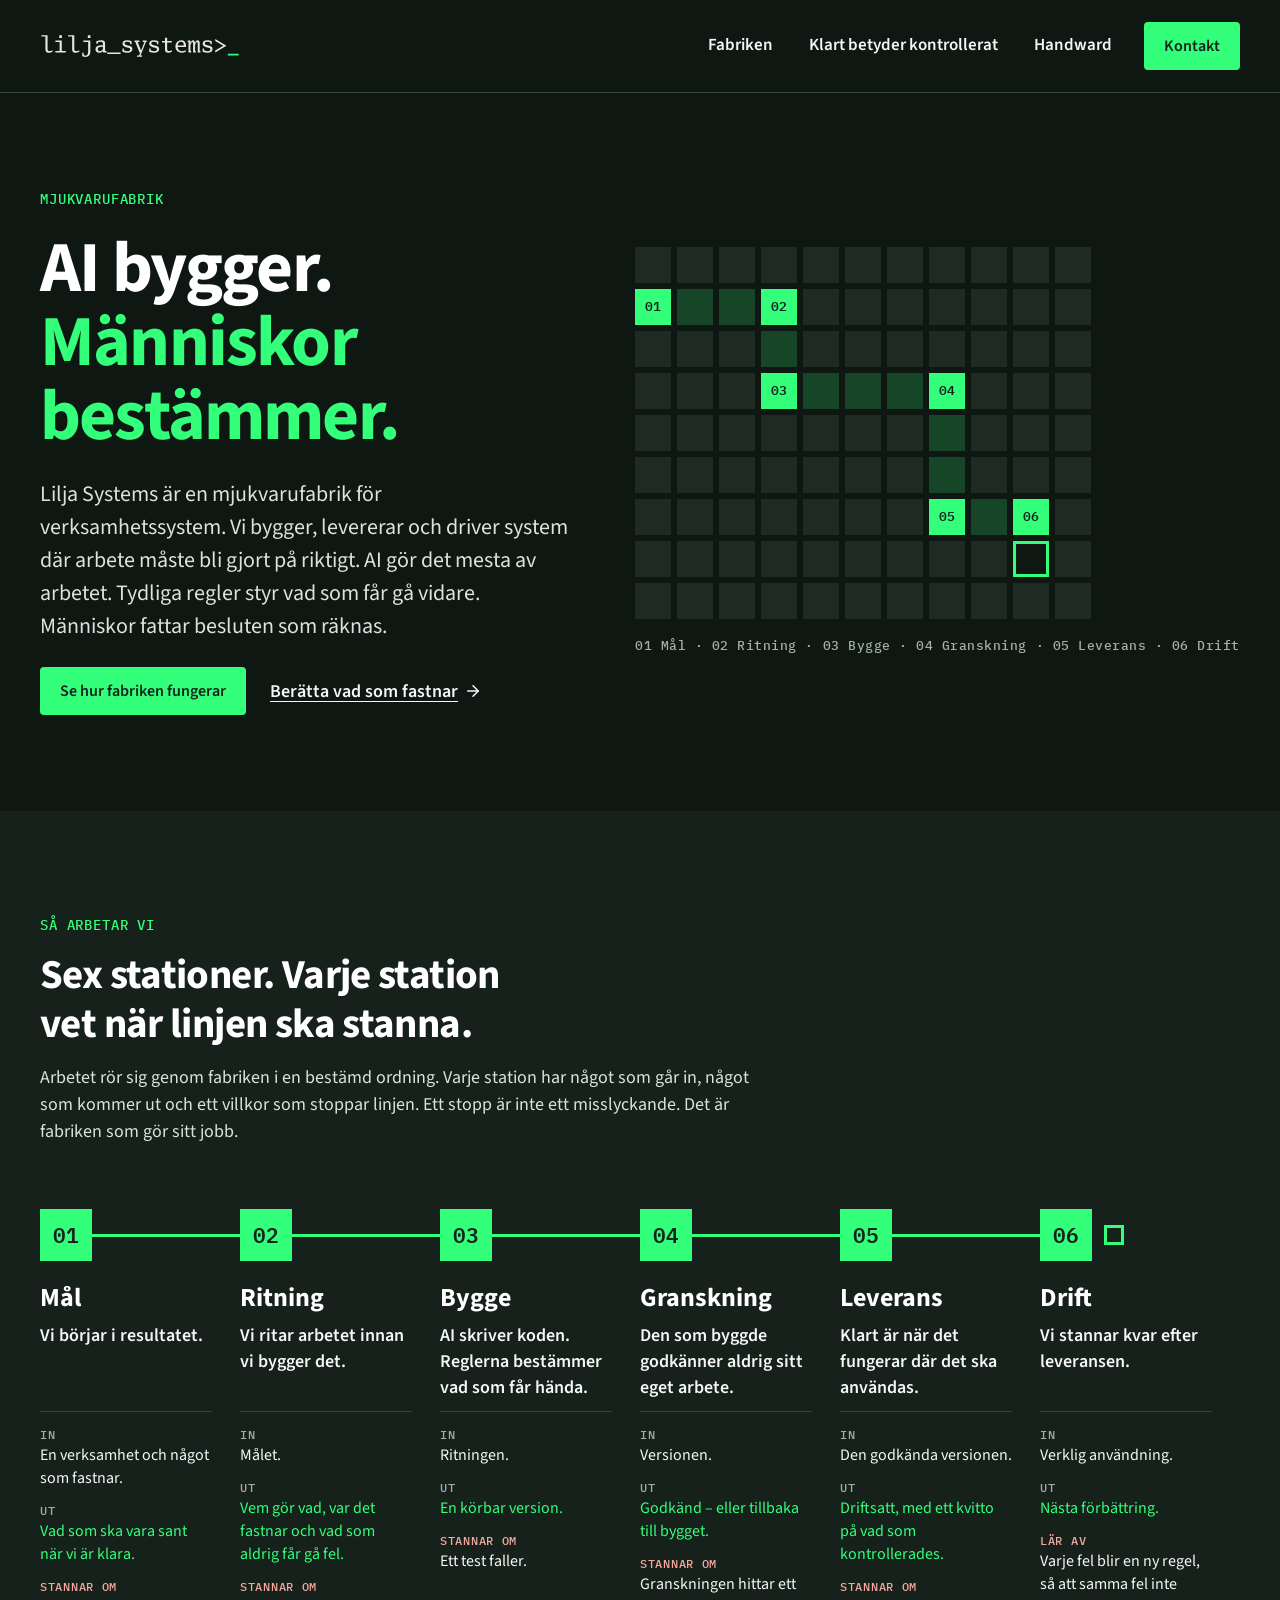
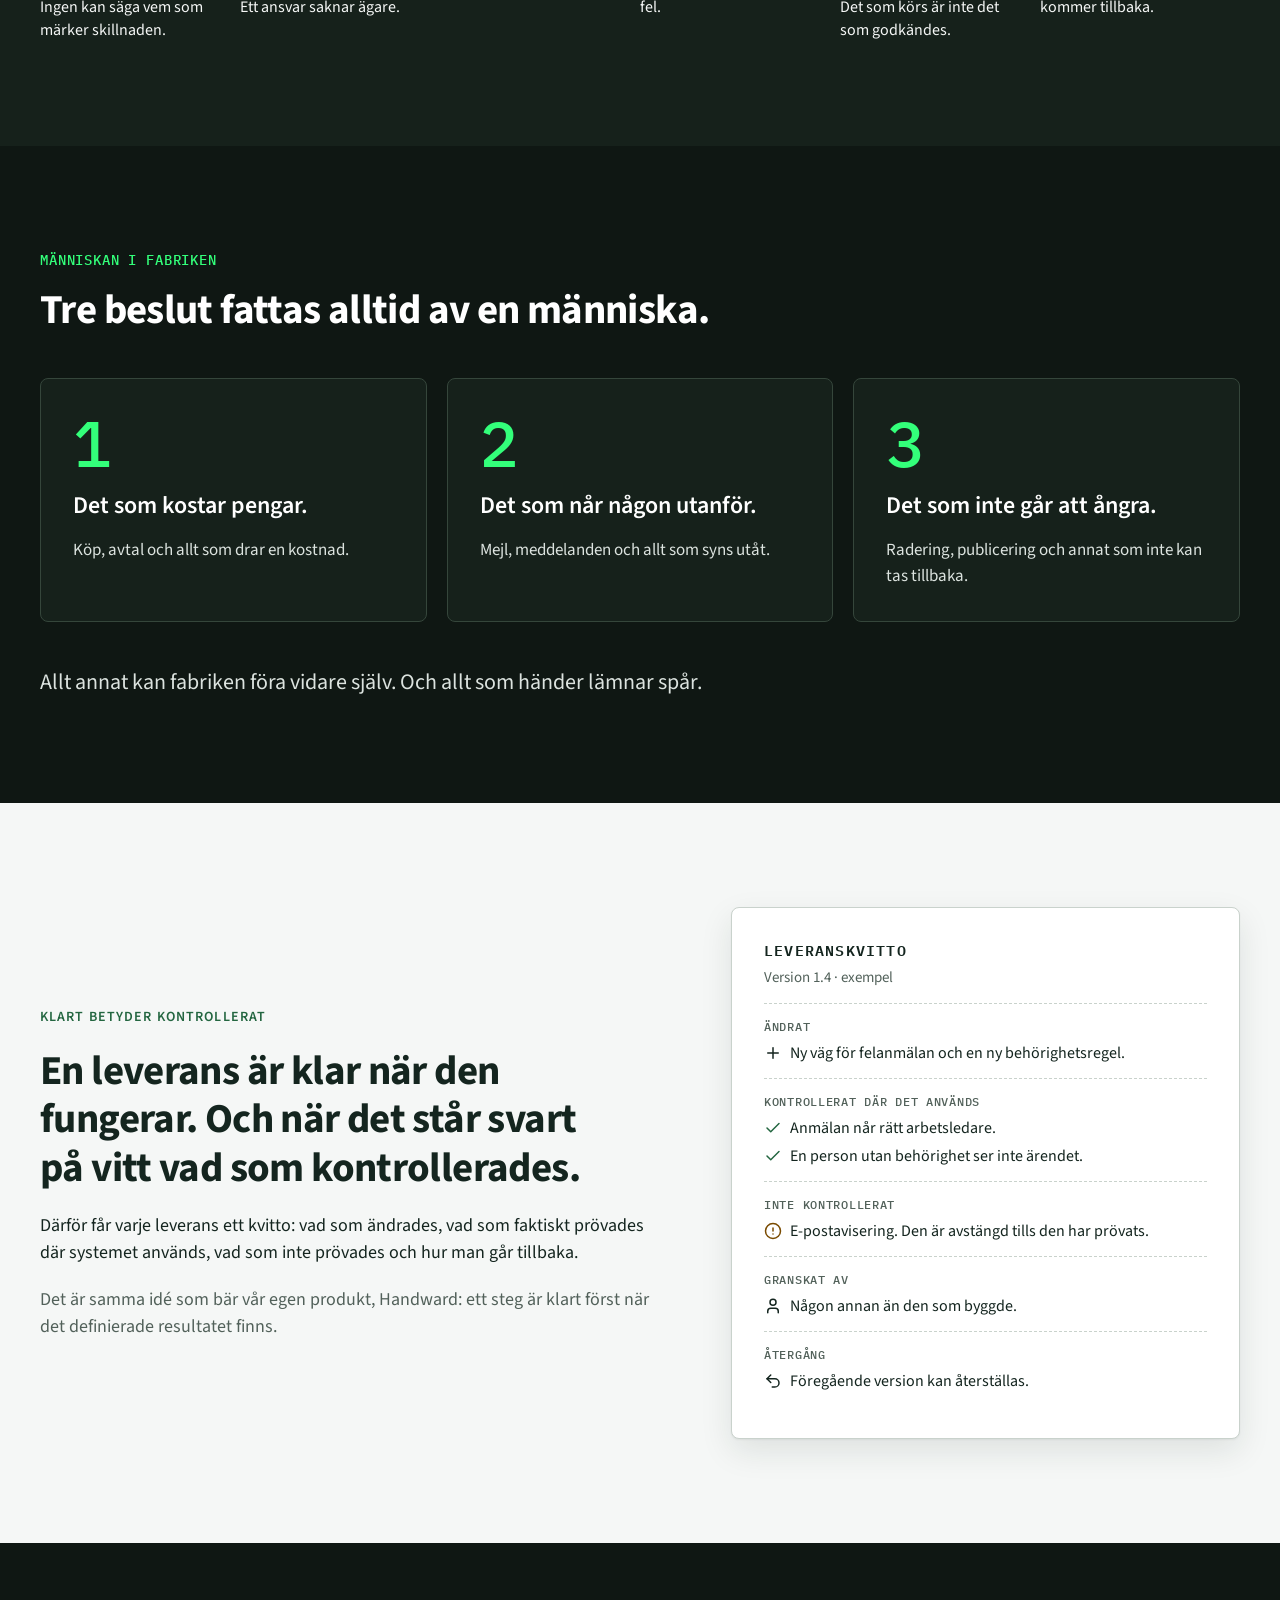
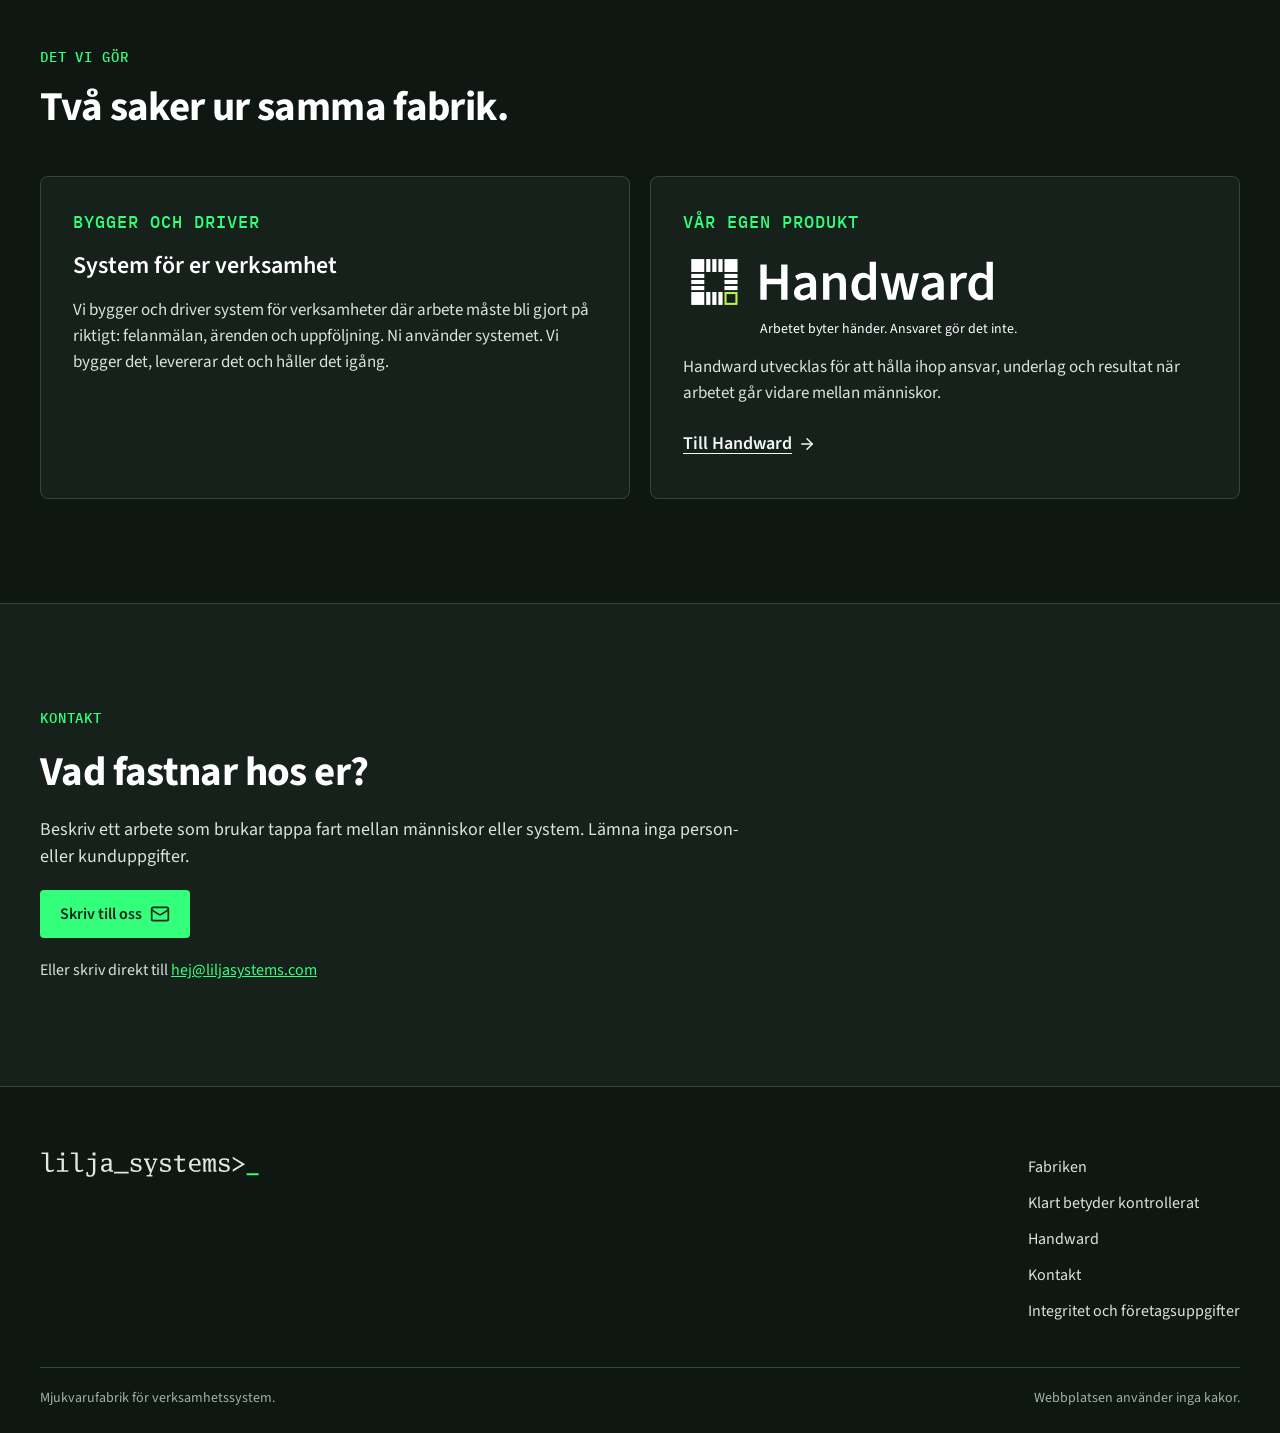
<file: index.html>
<!doctype html>
<html lang="sv">
<head>
<meta charset="utf-8">
<meta name="viewport" content="width=device-width, initial-scale=1">
<title>Lilja Systems – AI bygger. Människor bestämmer.</title>
<meta name="description" content="Lilja Systems är en mjukvarufabrik för verksamhetssystem. Vi bygger, levererar och driver system där arbete måste bli gjort på riktigt.">
<link rel="icon" href="assets/favicon.svg" type="image/svg+xml">
<link rel="icon" href="assets/favicon-32.png" sizes="32x32" type="image/png">
<link rel="apple-touch-icon" href="assets/apple-touch-icon.png">
<link rel="stylesheet" href="assets/liljasystems.css">
</head>
<body>
<a class="skip" href="#main">Hoppa till innehållet</a>
<header class="top"><div class="wrap top-in">
<a class="brand" href="./" aria-label="Lilja Systems, startsida"><img src="assets/lilja-systems-logo-light.svg" alt="Lilja Systems" width="200" height="24"></a>
<nav class="nav" aria-label="Huvudmeny"><a href="#fabriken">Fabriken</a><a href="#kvitto">Klart betyder kontrollerat</a><a href="#handward">Handward</a><a class="btn" href="#kontakt">Kontakt</a></nav>
<details class="menu"><summary aria-label="Meny"><svg xmlns="http://www.w3.org/2000/svg" width="22" height="22" viewBox="0 0 24 24" fill="none" stroke="currentColor" stroke-width="2" stroke-linecap="round" stroke-linejoin="round" aria-hidden="true" focusable="false"><line x1="4" x2="20" y1="12" y2="12"></line><line x1="4" x2="20" y1="6" y2="6"></line><line x1="4" x2="20" y1="18" y2="18"></line></svg></summary><nav aria-label="Meny"><a href="#fabriken">Fabriken</a><a href="#kvitto">Klart betyder kontrollerat</a><a href="#handward">Handward</a><a href="#kontakt">Kontakt</a></nav></details>
</div></header>
<main id="main">
<section class="sec hero" id="top" aria-labelledby="ls-hero"><div class="wrap hero-grid">
<div class="stack-24"><p class="mono-label">Mjukvarufabrik</p>
<h1 class="display" id="ls-hero">AI bygger.<span>Människor bestämmer.</span></h1>
<p class="lead measure">Lilja Systems är en mjukvarufabrik för verksamhetssystem. Vi bygger, levererar och driver system där arbete måste bli gjort på riktigt. AI gör det mesta av arbetet. Tydliga regler styr vad som får gå vidare. Människor fattar besluten som räknas.</p>
<div class="row"><a class="btn btn--block-sm" href="#fabriken">Se hur fabriken fungerar</a><a class="link" href="#kontakt">Berätta vad som fastnar<svg xmlns="http://www.w3.org/2000/svg" width="18" height="18" viewBox="0 0 24 24" fill="none" stroke="currentColor" stroke-width="2" stroke-linecap="round" stroke-linejoin="round" aria-hidden="true" focusable="false"><path d="M5 12h14"></path><path d="m12 5 7 7-7 7"></path></svg></a></div></div>
<div class="floor-wrap"><div class="floor" aria-hidden="true"><span></span><span></span><span></span><span></span><span></span><span></span><span></span><span></span><span></span><span></span><span></span><span class="st">01</span><span class="path"></span><span class="path"></span><span class="st">02</span><span></span><span></span><span></span><span></span><span></span><span></span><span></span><span></span><span></span><span></span><span class="path"></span><span></span><span></span><span></span><span></span><span></span><span></span><span></span><span></span><span></span><span></span><span class="st">03</span><span class="path"></span><span class="path"></span><span class="path"></span><span class="st">04</span><span></span><span></span><span></span><span></span><span></span><span></span><span></span><span></span><span></span><span></span><span class="path"></span><span></span><span></span><span></span><span></span><span></span><span></span><span></span><span></span><span></span><span></span><span class="path"></span><span></span><span></span><span></span><span></span><span></span><span></span><span></span><span></span><span></span><span></span><span class="st">05</span><span class="path"></span><span class="st">06</span><span></span><span></span><span></span><span></span><span></span><span></span><span></span><span></span><span></span><span></span><span class="goal"></span><span></span><span></span><span></span><span></span><span></span><span></span><span></span><span></span><span></span><span></span><span></span><span></span></div><p class="floor-legend">01 Mål · 02 Ritning · 03 Bygge · 04 Granskning · 05 Leverans · 06 Drift</p></div>
</div></section>
<section class="sec sec--alt" id="fabriken" aria-labelledby="fab-title"><div class="wrap sec-in" style="gap:64px">
<div class="stack"><p class="mono-label">Så arbetar vi</p><h2 class="h2" id="fab-title" style="max-width:880px">Sex stationer. Varje station vet när linjen ska stanna.</h2>
<p class="measure dim">Arbetet rör sig genom fabriken i en bestämd ordning. Varje station har något som går in, något som kommer ut och ett villkor som stoppar linjen. Ett stopp är inte ett misslyckande. Det är fabriken som gör sitt jobb.</p></div>
<ol class="line"><li><div class="line-row"><span class="sq">01</span><span class="ln"></span></div>
<div class="st-body"><h3>Mål</h3><p class="st-line">Vi börjar i resultatet.</p>
<dl><div><dt>In</dt><dd>En verksamhet och något som fastnar.</dd></div><div><dt>Ut</dt><dd class="out">Vad som ska vara sant när vi är klara.</dd></div><div><dt class="stop">Stannar om</dt><dd>Ingen kan säga vem som märker skillnaden.</dd></div></dl></div></li><li><div class="line-row"><span class="sq">02</span><span class="ln"></span></div>
<div class="st-body"><h3>Ritning</h3><p class="st-line">Vi ritar arbetet innan vi bygger det.</p>
<dl><div><dt>In</dt><dd>Målet.</dd></div><div><dt>Ut</dt><dd class="out">Vem gör vad, var det fastnar och vad som aldrig får gå fel.</dd></div><div><dt class="stop">Stannar om</dt><dd>Ett ansvar saknar ägare.</dd></div></dl></div></li><li><div class="line-row"><span class="sq">03</span><span class="ln"></span></div>
<div class="st-body"><h3>Bygge</h3><p class="st-line">AI skriver koden. Reglerna bestämmer vad som får hända.</p>
<dl><div><dt>In</dt><dd>Ritningen.</dd></div><div><dt>Ut</dt><dd class="out">En körbar version.</dd></div><div><dt class="stop">Stannar om</dt><dd>Ett test faller.</dd></div></dl></div></li><li><div class="line-row"><span class="sq">04</span><span class="ln"></span></div>
<div class="st-body"><h3>Granskning</h3><p class="st-line">Den som byggde godkänner aldrig sitt eget arbete.</p>
<dl><div><dt>In</dt><dd>Versionen.</dd></div><div><dt>Ut</dt><dd class="out">Godkänd – eller tillbaka till bygget.</dd></div><div><dt class="stop">Stannar om</dt><dd>Granskningen hittar ett fel.</dd></div></dl></div></li><li><div class="line-row"><span class="sq">05</span><span class="ln"></span></div>
<div class="st-body"><h3>Leverans</h3><p class="st-line">Klart är när det fungerar där det ska användas.</p>
<dl><div><dt>In</dt><dd>Den godkända versionen.</dd></div><div><dt>Ut</dt><dd class="out">Driftsatt, med ett kvitto på vad som kontrollerades.</dd></div><div><dt class="stop">Stannar om</dt><dd>Det som körs är inte det som godkändes.</dd></div></dl></div></li><li><div class="line-row"><span class="sq">06</span><span class="ln"></span></div>
<div class="st-body"><h3>Drift</h3><p class="st-line">Vi stannar kvar efter leveransen.</p>
<dl><div><dt>In</dt><dd>Verklig användning.</dd></div><div><dt>Ut</dt><dd class="out">Nästa förbättring.</dd></div><div><dt class="stop">Lär av</dt><dd>Varje fel blir en ny regel, så att samma fel inte kommer tillbaka.</dd></div></dl></div></li></ol>
</div></section>
<section class="sec" aria-labelledby="gates-title"><div class="wrap sec-in" style="gap:44px">
<div class="stack"><p class="mono-label">Människan i fabriken</p><h2 class="h2" id="gates-title">Tre beslut fattas alltid av en människa.</h2></div>
<div class="grid3"><div class="dcard"><span class="bignum">1</span><h3>Det som kostar pengar.</h3><p>Köp, avtal och allt som drar en kostnad.</p></div><div class="dcard"><span class="bignum">2</span><h3>Det som når någon utanför.</h3><p>Mejl, meddelanden och allt som syns utåt.</p></div><div class="dcard"><span class="bignum">3</span><h3>Det som inte går att ångra.</h3><p>Radering, publicering och annat som inte kan tas tillbaka.</p></div></div>
<p class="lead measure">Allt annat kan fabriken föra vidare själv. Och allt som händer lämnar spår.</p>
</div></section>
<section class="sec sec--light" id="kvitto" aria-labelledby="kv-title"><div class="wrap split split--even">
<div class="stack-24" style="gap:20px"><p class="eyebrow">Klart betyder kontrollerat</p>
<h2 class="h2" id="kv-title">En leverans är klar när den fungerar. Och när det står svart på vitt vad som kontrollerades.</h2>
<p class="measure">Därför får varje leverans ett kvitto: vad som ändrades, vad som faktiskt prövades där systemet används, vad som inte prövades och hur man går tillbaka.</p>
<p class="measure muted">Det är samma idé som bär vår egen produkt, Handward: ett steg är klart först när det definierade resultatet finns.</p></div>
<figure class="receipt" aria-label="Exempel på ett leveranskvitto">
<div class="rc-head"><span class="rc-title">LEVERANSKVITTO</span><span class="rc-sub">Version 1.4 · exempel</span></div>
<div class="rc-row"><span class="rc-k">Ändrat</span><ul><li><span class=""><svg xmlns="http://www.w3.org/2000/svg" width="18" height="18" viewBox="0 0 24 24" fill="none" stroke="currentColor" stroke-width="2" stroke-linecap="round" stroke-linejoin="round" aria-hidden="true" focusable="false"><path d="M5 12h14"></path><path d="M12 5v14"></path></svg></span><span>Ny väg för felanmälan och en ny behörighetsregel.</span></li></ul></div>
<div class="rc-row"><span class="rc-k">Kontrollerat där det används</span><ul><li><span class="ok"><svg xmlns="http://www.w3.org/2000/svg" width="18" height="18" viewBox="0 0 24 24" fill="none" stroke="currentColor" stroke-width="2" stroke-linecap="round" stroke-linejoin="round" aria-hidden="true" focusable="false"><path d="M20 6 9 17l-5-5"></path></svg></span><span>Anmälan når rätt arbetsledare.</span></li><li><span class="ok"><svg xmlns="http://www.w3.org/2000/svg" width="18" height="18" viewBox="0 0 24 24" fill="none" stroke="currentColor" stroke-width="2" stroke-linecap="round" stroke-linejoin="round" aria-hidden="true" focusable="false"><path d="M20 6 9 17l-5-5"></path></svg></span><span>En person utan behörighet ser inte ärendet.</span></li></ul></div>
<div class="rc-row"><span class="rc-k">Inte kontrollerat</span><ul><li><span class="attn"><svg xmlns="http://www.w3.org/2000/svg" width="18" height="18" viewBox="0 0 24 24" fill="none" stroke="currentColor" stroke-width="2" stroke-linecap="round" stroke-linejoin="round" aria-hidden="true" focusable="false"><circle cx="12" cy="12" r="10"></circle><line x1="12" x2="12" y1="8" y2="12"></line><line x1="12" x2="12.01" y1="16" y2="16"></line></svg></span><span>E-postavisering. Den är avstängd tills den har prövats.</span></li></ul></div>
<div class="rc-row"><span class="rc-k">Granskat av</span><ul><li><span class=""><svg xmlns="http://www.w3.org/2000/svg" width="18" height="18" viewBox="0 0 24 24" fill="none" stroke="currentColor" stroke-width="2" stroke-linecap="round" stroke-linejoin="round" aria-hidden="true" focusable="false"><path d="M19 21v-2a4 4 0 0 0-4-4H9a4 4 0 0 0-4 4v2"></path><circle cx="12" cy="7" r="4"></circle></svg></span><span>Någon annan än den som byggde.</span></li></ul></div>
<div class="rc-row"><span class="rc-k">Återgång</span><ul><li><span class=""><svg xmlns="http://www.w3.org/2000/svg" width="18" height="18" viewBox="0 0 24 24" fill="none" stroke="currentColor" stroke-width="2" stroke-linecap="round" stroke-linejoin="round" aria-hidden="true" focusable="false"><path d="M9 14 4 9l5-5"></path><path d="M4 9h10.5a5.5 5.5 0 0 1 5.5 5.5 5.5 5.5 0 0 1-5.5 5.5H11"></path></svg></span><span>Föregående version kan återställas.</span></li></ul></div>
</figure>
</div></section>
<section class="sec" id="handward" aria-labelledby="gor-title"><div class="wrap sec-in" style="gap:44px">
<div class="stack"><p class="mono-label">Det vi gör</p><h2 class="h2" id="gor-title">Två saker ur samma fabrik.</h2></div>
<div class="grid2">
<div class="dcard"><p class="mono-label">Bygger och driver</p><h3>System för er verksamhet</h3><p>Vi bygger och driver system för verksamheter där arbete måste bli gjort på riktigt: felanmälan, ärenden och uppföljning. Ni använder systemet. Vi bygger det, levererar det och håller det igång.</p></div>
<div class="dcard"><p class="mono-label">Vår egen produkt</p><div class="hw-lockup"><img src="assets/handward-logo-accent-dark.svg" alt="Handward" width="320" height="63"><p>Arbetet byter händer. Ansvaret gör det inte.</p></div>
<p>Handward utvecklas för att hålla ihop ansvar, underlag och resultat när arbetet går vidare mellan människor.</p><a class="link" href="https://handward.se/">Till Handward<svg xmlns="http://www.w3.org/2000/svg" width="18" height="18" viewBox="0 0 24 24" fill="none" stroke="currentColor" stroke-width="2" stroke-linecap="round" stroke-linejoin="round" aria-hidden="true" focusable="false"><path d="M5 12h14"></path><path d="m12 5 7 7-7 7"></path></svg></a></div>
</div></div></section>
<section class="sec sec--alt sec--line" id="kontakt" aria-labelledby="kontakt-title"><div class="wrap stack" style="gap:20px">
<p class="mono-label">Kontakt</p><h2 class="h2" id="kontakt-title">Vad fastnar hos er?</h2>
<p class="measure dim">Beskriv ett arbete som brukar tappa fart mellan människor eller system. Lämna inga person- eller kunduppgifter.</p>
<div><a class="btn btn--block-sm" href="mailto:hej@liljasystems.com">Skriv till oss<svg xmlns="http://www.w3.org/2000/svg" width="20" height="20" viewBox="0 0 24 24" fill="none" stroke="currentColor" stroke-width="2" stroke-linecap="round" stroke-linejoin="round" aria-hidden="true" focusable="false"><rect width="20" height="16" x="2" y="4" rx="2"></rect><path d="m22 7-8.97 5.7a1.94 1.94 0 0 1-2.06 0L2 7"></path></svg></a></div>
<p class="dim small-mail">Eller skriv direkt till <a href="mailto:hej@liljasystems.com">hej@liljasystems.com</a></p></div></section>
</main>
<footer class="foot"><div class="wrap">
<div class="foot-top"><img src="assets/lilja-systems-logo-light.svg" alt="Lilja Systems" width="220" height="26" class="foot-logo">
<nav class="foot-links" aria-label="Sidfot"><a href="#fabriken">Fabriken</a><a href="#kvitto">Klart betyder kontrollerat</a><a href="https://handward.se/">Handward</a><a href="#kontakt">Kontakt</a><a href="integritet/">Integritet och företagsuppgifter</a></nav></div>
<div class="foot-bottom"><span>Mjukvarufabrik för verksamhetssystem.</span><span>Webbplatsen använder inga kakor.</span></div>
</div></footer>
</body>
</html>
</file>
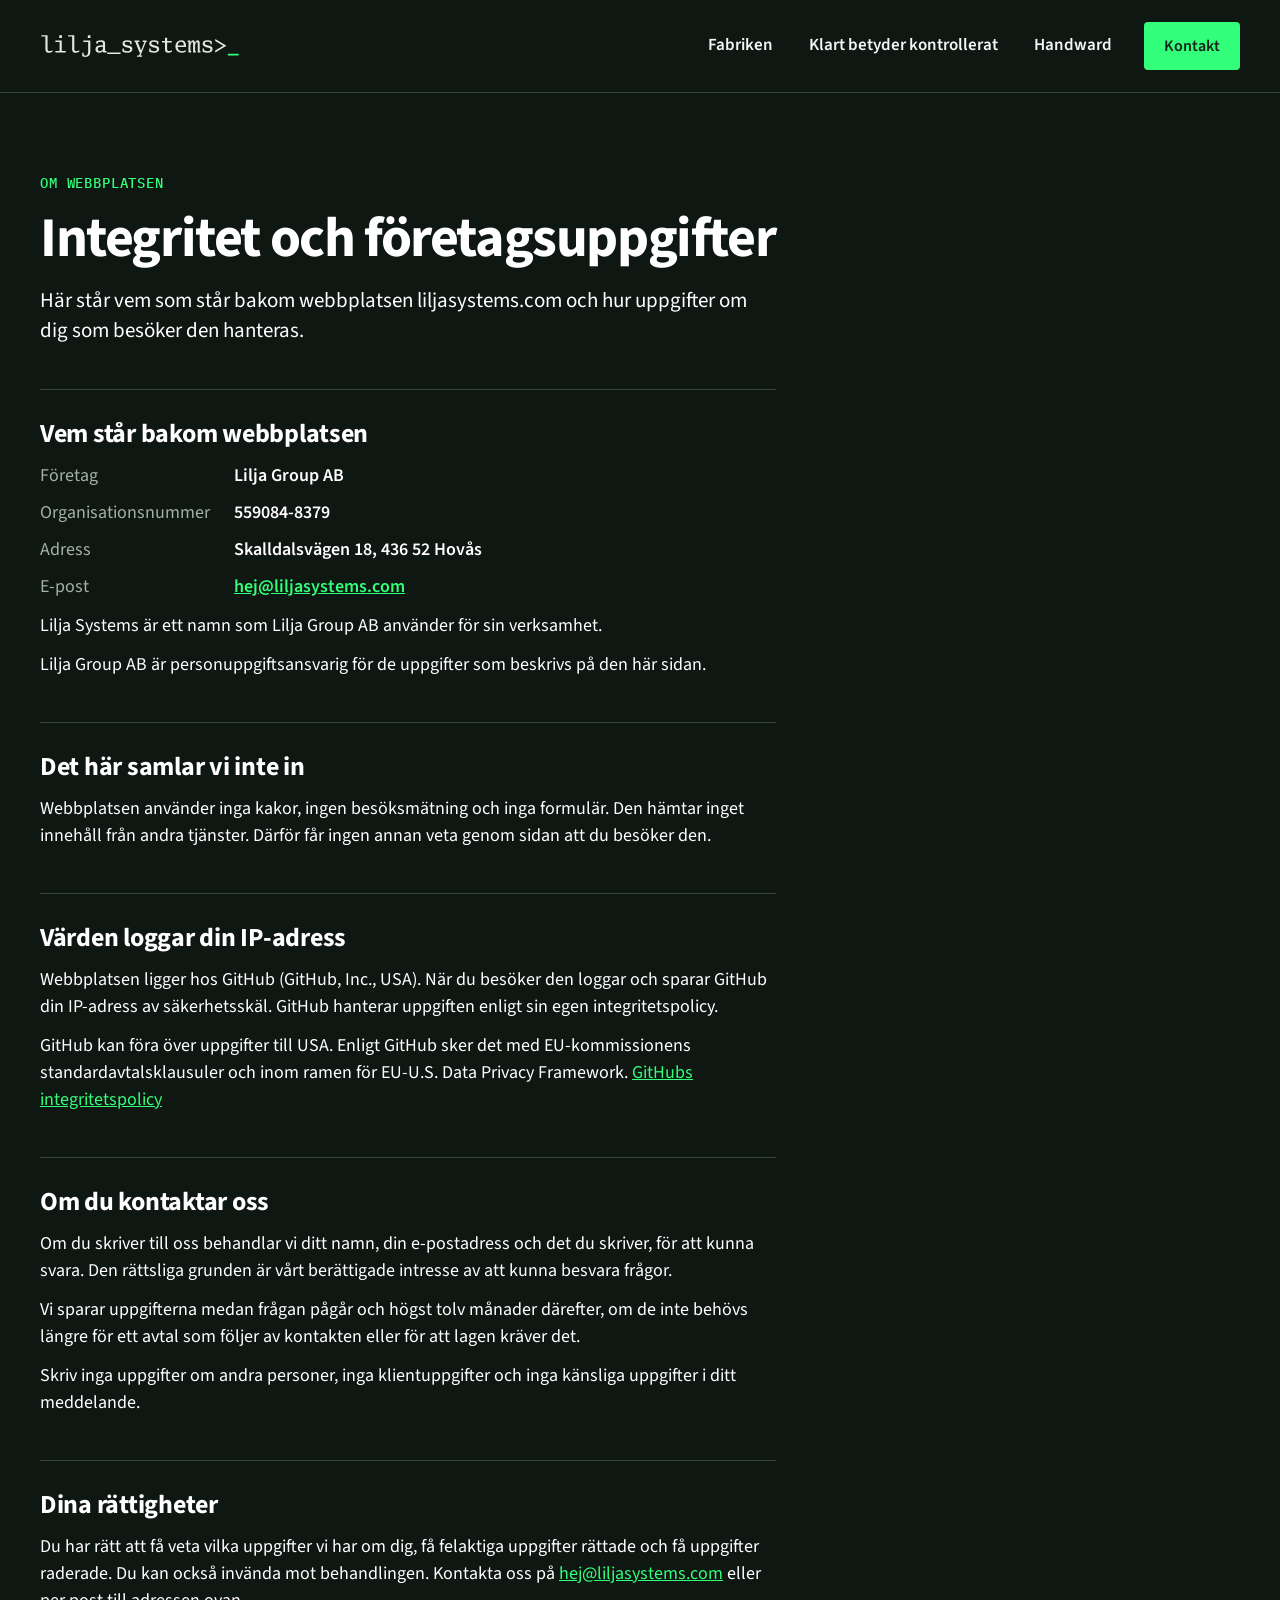
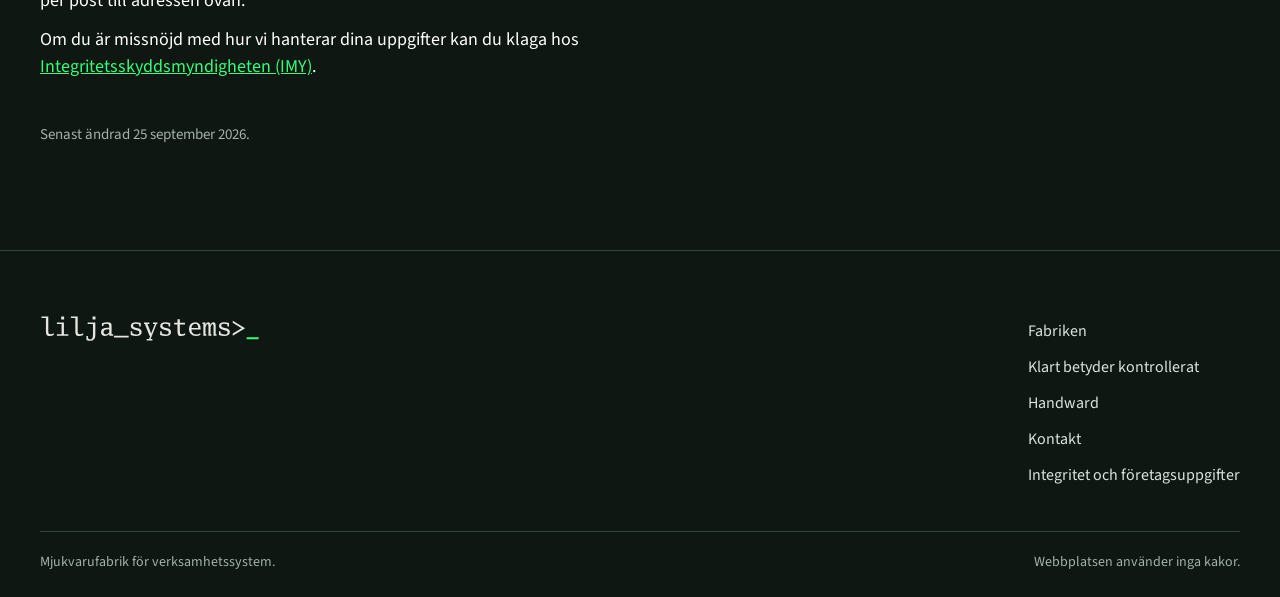
<file: integritet/index.html>
<!doctype html>
<html lang="sv">
<head>
<meta charset="utf-8">
<meta name="viewport" content="width=device-width, initial-scale=1">
<title>Integritet och företagsuppgifter – Lilja Systems</title>
<meta name="description" content="Vem som står bakom liljasystems.com och hur uppgifter om besökare hanteras.">
<link rel="icon" href="../assets/favicon.svg" type="image/svg+xml">
<link rel="icon" href="../assets/favicon-32.png" sizes="32x32" type="image/png">
<link rel="apple-touch-icon" href="../assets/apple-touch-icon.png">
<link rel="stylesheet" href="../assets/liljasystems.css">
</head>
<body>
<a class="skip" href="#main">Hoppa till innehållet</a>
<header class="top"><div class="wrap top-in">
<a class="brand" href=".././" aria-label="Lilja Systems, startsida"><img src="../assets/lilja-systems-logo-light.svg" alt="Lilja Systems" width="200" height="24"></a>
<nav class="nav" aria-label="Huvudmeny"><a href="../#fabriken">Fabriken</a><a href="../#kvitto">Klart betyder kontrollerat</a><a href="../#handward">Handward</a><a class="btn" href="../#kontakt">Kontakt</a></nav>
<details class="menu"><summary aria-label="Meny"><svg xmlns="http://www.w3.org/2000/svg" width="22" height="22" viewBox="0 0 24 24" fill="none" stroke="currentColor" stroke-width="2" stroke-linecap="round" stroke-linejoin="round" aria-hidden="true" focusable="false"><line x1="4" x2="20" y1="12" y2="12"></line><line x1="4" x2="20" y1="6" y2="6"></line><line x1="4" x2="20" y1="18" y2="18"></line></svg></summary><nav aria-label="Meny"><a href="../#fabriken">Fabriken</a><a href="../#kvitto">Klart betyder kontrollerat</a><a href="../#handward">Handward</a><a href="../#kontakt">Kontakt</a></nav></details>
</div></header>
<main id="main">
<section class="sec legal-page" aria-labelledby="legal-title"><div class="wrap">
<div class="legal">
<div class="stack" style="gap:16px"><p class="mono-label">Om webbplatsen</p><h1 class="display display--s" id="legal-title">Integritet och företagsuppgifter</h1>
<p class="legal-intro">Här står vem som står bakom webbplatsen liljasystems.com och hur uppgifter om dig som besöker den hanteras.</p></div>
<section class="legal-sec" id="vem" aria-labelledby="vem-t"><h2 id="vem-t">Vem står bakom webbplatsen</h2><dl class="firm">
<div><dt>Företag</dt><dd>Lilja Group AB</dd></div>
<div><dt>Organisationsnummer</dt><dd>559084-8379</dd></div>
<div><dt>Adress</dt><dd>Skalldalsvägen 18, 436 52 Hovås</dd></div><div><dt>E-post</dt><dd><a href="mailto:hej@liljasystems.com">hej@liljasystems.com</a></dd></div>
</dl>
<p>Lilja Systems är ett namn som Lilja Group AB använder för sin verksamhet.</p>
<p>Lilja Group AB är personuppgiftsansvarig för de uppgifter som beskrivs på den här sidan.</p></section><section class="legal-sec" id="samlar-inte" aria-labelledby="samlar-inte-t"><h2 id="samlar-inte-t">Det här samlar vi inte in</h2><p>Webbplatsen använder inga kakor, ingen besöksmätning och inga formulär. Den hämtar inget innehåll från andra tjänster. Därför får ingen annan veta genom sidan att du besöker den.</p></section><section class="legal-sec" id="varden" aria-labelledby="varden-t"><h2 id="varden-t">Värden loggar din IP-adress</h2><p>Webbplatsen ligger hos GitHub (GitHub, Inc., USA). När du besöker den loggar och sparar GitHub din IP-adress av säkerhetsskäl. GitHub hanterar uppgiften enligt sin egen integritetspolicy.</p>
<p>GitHub kan föra över uppgifter till USA. Enligt GitHub sker det med EU-kommissionens standardavtalsklausuler och inom ramen för EU-U.S. Data Privacy Framework. <a href="https://docs.github.com/en/site-policy/privacy-policies/github-general-privacy-statement">GitHubs integritetspolicy</a></p></section><section class="legal-sec" id="kontakt" aria-labelledby="kontakt-t"><h2 id="kontakt-t">Om du kontaktar oss</h2><p>Om du skriver till oss behandlar vi ditt namn, din e-postadress och det du skriver, för att kunna svara. Den rättsliga grunden är vårt berättigade intresse av att kunna besvara frågor.</p>
<p>Vi sparar uppgifterna medan frågan pågår och högst tolv månader därefter, om de inte behövs längre för ett avtal som följer av kontakten eller för att lagen kräver det.</p>
<p>Skriv inga uppgifter om andra personer, inga klientuppgifter och inga känsliga uppgifter i ditt meddelande.</p></section><section class="legal-sec" id="rattigheter" aria-labelledby="rattigheter-t"><h2 id="rattigheter-t">Dina rättigheter</h2><p>Du har rätt att få veta vilka uppgifter vi har om dig, få felaktiga uppgifter rättade och få uppgifter raderade. Du kan också invända mot behandlingen. Kontakta oss på <a href="mailto:hej@liljasystems.com">hej@liljasystems.com</a> eller per post till adressen ovan.</p>
<p>Om du är missnöjd med hur vi hanterar dina uppgifter kan du klaga hos <a href="https://www.imy.se/">Integritetsskyddsmyndigheten (IMY)</a>.</p></section>
<p class="legal-updated">Senast ändrad 25 september 2026.</p>
</div></div></section>
</main>
<footer class="foot"><div class="wrap">
<div class="foot-top"><img src="../assets/lilja-systems-logo-light.svg" alt="Lilja Systems" width="220" height="26" class="foot-logo">
<nav class="foot-links" aria-label="Sidfot"><a href="../#fabriken">Fabriken</a><a href="../#kvitto">Klart betyder kontrollerat</a><a href="https://handward.se/">Handward</a><a href="../#kontakt">Kontakt</a><a href="../integritet/">Integritet och företagsuppgifter</a></nav></div>
<div class="foot-bottom"><span>Mjukvarufabrik för verksamhetssystem.</span><span>Webbplatsen använder inga kakor.</span></div>
</div></footer>
</body>
</html>
</file>
<file: assets/liljasystems.css>
/* Lilja Systems – webbplats. Mörk grund, loggans gröna (#33FF7A), Source Sans 3 och IBM Plex Mono. */
@font-face{font-family:"Source Sans 3";font-style:normal;font-weight:400;font-display:swap;src:url(fonts/source-sans-3-latin-400.woff2) format("woff2")}
@font-face{font-family:"Source Sans 3";font-style:normal;font-weight:600;font-display:swap;src:url(fonts/source-sans-3-latin-600.woff2) format("woff2")}
@font-face{font-family:"Source Sans 3";font-style:normal;font-weight:700;font-display:swap;src:url(fonts/source-sans-3-latin-700.woff2) format("woff2")}
@font-face{font-family:"IBM Plex Mono";font-style:normal;font-weight:500;font-display:swap;src:url(fonts/ibm-plex-mono-latin-500.woff2) format("woff2")}
@font-face{font-family:"IBM Plex Mono";font-style:normal;font-weight:600;font-display:swap;src:url(fonts/ibm-plex-mono-latin-600.woff2) format("woff2")}

:root{
  --night:#0F1713; --night2:#16211B; --night3:#1E2B24; --line-dark:#35463B;
  --green:#33FF7A; --green-dim:rgba(51,255,122,.2); --paper:#F5F7F6; --paper-dim:#DCE3DF; --muted-dark:#A3B1A9;
  --ink:#14251F; --muted:#52615A; --line:#C9D2CC; --stop:#F3A99E; --ok:#236640; --attn:#7A4B00;
  --font:"Source Sans 3", system-ui, -apple-system, "Segoe UI", sans-serif;
  --mono:"IBM Plex Mono", ui-monospace, "SFMono-Regular", Menlo, monospace;
  color-scheme:dark;
}
*,*::before,*::after{box-sizing:border-box}
html{-webkit-text-size-adjust:100%;scroll-behavior:smooth;scroll-padding-top:24px}
@media (prefers-reduced-motion:reduce){html{scroll-behavior:auto}}
body{margin:0;background:var(--night);color:#fff;font-family:var(--font);font-size:18px;line-height:1.5}
img,svg{display:block;max-width:100%}
a{color:var(--green)}
a:focus-visible,button:focus-visible,summary:focus-visible{outline:3px solid #7FB2E5;outline-offset:2px;border-radius:2px}
h1,h2,h3,p,ul,ol,dl,dd,figure{margin:0}
h1,h2{text-wrap:balance}
.skip{position:absolute;left:-9999px;top:8px;background:var(--green);color:var(--ink);padding:10px 16px;z-index:10}
.skip:focus{left:8px}
.wrap{max-width:1248px;margin:0 auto;padding-inline:24px}
@media (max-width:600px){.wrap{padding-inline:16px}}

.mono-label{font-family:var(--mono);font-size:14px;line-height:20px;font-weight:500;letter-spacing:.06em;text-transform:uppercase;color:var(--green)}
.eyebrow{font-size:14px;line-height:20px;font-weight:600;letter-spacing:.08em;text-transform:uppercase;color:var(--ok)}
.display{font-size:clamp(40px,5.6vw,72px);line-height:1.03;font-weight:700;letter-spacing:-.025em}
.display span{display:block;color:var(--green)}
.h2{font-size:clamp(28px,3.2vw,44px);line-height:1.18;font-weight:700;letter-spacing:-.015em}
.lead{font-size:clamp(19px,1.8vw,22px);line-height:1.5;color:var(--paper-dim)}
.dim{color:var(--paper-dim)}
.muted{color:var(--muted)}
.measure{max-width:46rem}
.stack{display:flex;flex-direction:column;gap:16px}
.stack-24{display:flex;flex-direction:column;gap:24px}
.row{display:flex;flex-wrap:wrap;align-items:center;gap:16px 24px}

.btn{display:inline-flex;align-items:center;justify-content:center;gap:8px;min-height:48px;padding:12px 20px;border-radius:4px;background:var(--green);color:var(--ink);font-size:16px;line-height:22px;font-weight:600;text-decoration:none}
.btn:hover{background:#6bff9c}
.btn svg{width:20px;height:20px}
.link{display:inline-flex;align-items:center;gap:6px;min-height:44px;font-weight:600;color:var(--paper);text-underline-offset:4px}
.link svg{width:18px;height:18px}
@media (max-width:600px){.btn--block-sm{width:100%}}

/* Sidhuvud */
.top{border-bottom:1px solid var(--line-dark)}
.top-in{display:flex;align-items:center;justify-content:space-between;gap:24px;padding-block:22px}
.brand{display:flex;align-items:center;min-height:44px}
.brand img{width:200px;height:auto}
.nav{display:flex;align-items:center;gap:28px}
.nav a:not(.btn){color:var(--paper);font-size:17px;font-weight:600;text-decoration:none;padding:10px 4px}
.menu{display:none;position:relative}
.menu summary{list-style:none;width:48px;height:48px;display:flex;align-items:center;justify-content:center;border:1px solid var(--line-dark);border-radius:4px;cursor:pointer;color:#fff}
.menu summary::-webkit-details-marker{display:none}
.menu nav{position:absolute;right:0;top:56px;z-index:5;background:var(--night2);border:1px solid var(--line-dark);border-radius:8px;padding:8px;display:flex;flex-direction:column;min-width:240px}
.menu nav a{padding:12px 14px;color:#fff;text-decoration:none;font-weight:600;border-radius:4px}
.menu nav a:hover{background:var(--night3)}
@media (max-width:900px){.nav{display:none}.menu{display:block}.top-in{padding-block:14px}.brand img{width:150px}}

/* Sektioner */
.sec{padding-block:104px}
.sec--alt{background:var(--night2)}
.sec--line{border-top:1px solid var(--line-dark)}
.sec--light{background:var(--paper);color:var(--ink)}
.sec-in{display:flex;flex-direction:column;gap:48px}
@media (max-width:600px){.sec{padding-block:56px}.sec-in{gap:32px}}
.hero{padding-block:96px}
@media (max-width:600px){.hero{padding-block:44px 56px}}
.hero-grid{display:grid;grid-template-columns:minmax(0,1fr) auto;gap:64px;align-items:center}
@media (max-width:1060px){.hero-grid{grid-template-columns:minmax(0,1fr);gap:40px}}
.split{display:grid;grid-template-columns:minmax(0,6fr) minmax(0,5fr);gap:80px;align-items:center}
@media (max-width:960px){.split{grid-template-columns:minmax(0,1fr);gap:32px}}
.grid3{display:grid;grid-template-columns:repeat(3,minmax(0,1fr));gap:20px}
.grid2{display:grid;grid-template-columns:repeat(2,minmax(0,1fr));gap:20px}
@media (max-width:900px){.grid3,.grid2{grid-template-columns:minmax(0,1fr);gap:12px}}

/* Fabriksgolvet */
.floor-wrap{display:flex;flex-direction:column;gap:16px}
.floor{display:grid;grid-template-columns:repeat(11,36px);gap:6px;width:max-content}
.floor span{width:36px;height:36px;background:var(--night3)}
.floor .path{background:var(--green-dim)}
.floor .st{background:var(--green);color:var(--ink);display:flex;align-items:center;justify-content:center;font-family:var(--mono);font-size:13px;font-weight:600}
.floor .goal{background:transparent;border:3px solid var(--green)}
.floor-legend{font-family:var(--mono);font-size:13px;line-height:22px;letter-spacing:.04em;color:var(--muted-dark)}
@media (max-width:600px){.floor{grid-template-columns:repeat(11,24px);gap:5px}.floor span{width:24px;height:24px}.floor .st{font-size:9px}}
@media (max-width:360px){.floor{grid-template-columns:repeat(11,20px);gap:4px}.floor span{width:20px;height:20px}}

/* Linjen */
.line{list-style:none;padding:0;display:grid;grid-template-columns:repeat(6,minmax(0,1fr))}
.line li{display:flex;flex-direction:column;gap:22px;min-width:0}
.line-row{display:flex;align-items:center}
.line .sq{width:52px;height:52px;flex-shrink:0;background:var(--green);color:var(--ink);display:flex;align-items:center;justify-content:center;font-family:var(--mono);font-size:21px;font-weight:600}
.line .ln{height:3px;flex-grow:1;background:var(--green)}
.line li:last-child .ln{flex-grow:0;width:20px;height:20px;background:transparent;border:3px solid var(--green);margin-left:12px}
.st-body{display:flex;flex-direction:column;gap:10px;padding-right:28px}
.st-body h3{font-size:26px;line-height:30px;font-weight:700}
.st-line{font-size:18px;line-height:26px;font-weight:600;color:var(--paper);min-height:78px}
.st-body dl{display:flex;flex-direction:column;gap:12px;padding-top:14px;border-top:1px solid var(--line-dark)}
.st-body dt{font-family:var(--mono);font-size:12px;line-height:18px;font-weight:500;letter-spacing:.06em;text-transform:uppercase;color:var(--muted-dark)}
.st-body dt.stop{color:var(--stop)}
.st-body dd{font-size:16px;line-height:23px;color:var(--paper)}
.st-body dd.out{color:var(--green)}
@media (max-width:1100px){
  .line{grid-template-columns:minmax(0,1fr)}
  .line li{position:relative;flex-direction:row;gap:14px;padding-bottom:32px}
  .line li:last-child{padding-bottom:0}
  .line-row{flex-direction:column;align-self:stretch}
  .line .sq{width:40px;height:40px;font-size:16px}
  .line .ln{width:2px;height:auto;flex-grow:1;opacity:.5;margin-top:6px}
  .line li:last-child .ln{display:none}
  .st-body{padding-right:0;flex-grow:1}
  .st-line{min-height:0}
  .st-body h3{font-size:24px}
}

/* Kort på mörk grund */
.dcard{background:var(--night2);border:1px solid var(--line-dark);border-radius:8px;padding:32px;display:flex;flex-direction:column;gap:16px}
.dcard h3{font-size:24px;line-height:30px;font-weight:600}
.dcard p{color:var(--paper-dim);font-size:17px;line-height:26px}
.dcard .mono-label{color:var(--green)}
.bignum{font-family:var(--mono);font-size:64px;line-height:1;font-weight:500;color:var(--green)}
@media (max-width:600px){.dcard{padding:24px}.bignum{font-size:48px}}
.hw-lockup img{width:320px;height:auto}
.hw-lockup p{margin:8px 0 0 77px;font-size:13.9px;line-height:1.2;color:#fff;white-space:nowrap}
@media (max-width:600px){.hw-lockup img{width:260px}.hw-lockup p{margin-left:63px;font-size:11.3px}}

/* Kvittot */
.receipt{background:#fff;color:var(--ink);border:1px solid var(--line);border-radius:8px;padding:32px;box-shadow:0 1px 2px rgba(20,37,31,.06),0 12px 32px rgba(20,37,31,.10)}
.rc-head{display:flex;flex-direction:column;gap:4px;padding-bottom:14px}
.rc-title{font-family:var(--mono);font-size:15px;font-weight:600;letter-spacing:.08em}
.rc-sub{font-size:15px;color:var(--muted)}
.rc-row{display:flex;flex-direction:column;gap:6px;padding:14px 0;border-top:1px dashed var(--line)}
.rc-k{font-family:var(--mono);font-size:12px;letter-spacing:.06em;text-transform:uppercase;color:var(--muted)}
.rc-row ul{list-style:none;padding:0;display:flex;flex-direction:column;gap:6px}
.rc-row li{display:flex;gap:8px;align-items:flex-start;font-size:16px;line-height:22px}
.rc-row li > span:first-child{margin-top:2px;flex-shrink:0}
.rc-row li svg{width:18px;height:18px}
.rc-row .ok{color:var(--ok)}
.rc-row .attn{color:var(--attn)}
@media (max-width:600px){.receipt{padding:24px}}

/* Sidfot */
.foot{border-top:1px solid var(--line-dark);padding-block:64px 24px}
.foot-top{display:flex;justify-content:space-between;align-items:flex-start;gap:32px;flex-wrap:wrap}
.foot-logo{width:220px;height:auto}
.foot-links{display:flex;flex-direction:column;gap:4px}
.foot-links a{display:flex;align-items:center;min-height:32px;color:var(--paper-dim);text-decoration:none;font-size:16px}
.foot-links a:hover{color:#fff}
.foot-bottom{margin-top:40px;border-top:1px solid var(--line-dark);padding-top:20px;display:flex;justify-content:space-between;gap:8px;flex-wrap:wrap;font-size:14px;color:var(--muted-dark)}
@media (max-width:600px){.foot{padding-block:40px 24px}.foot-logo{width:170px}.foot-bottom{flex-direction:column}}

/* Integritet och företagsuppgifter (R03) */
.legal-page{padding-top:80px}
.legal{max-width:46rem;display:flex;flex-direction:column;gap:44px}
.legal-intro{font-size:21px;line-height:30px}
.legal-sec{display:flex;flex-direction:column;gap:12px;padding-top:28px;border-top:1px solid var(--line-dark)}
.legal-sec h2{font-size:26px;line-height:32px;font-weight:700;letter-spacing:-.01em}
.legal .firm{display:grid;grid-template-columns:max-content 1fr;gap:10px 24px}
.legal .firm div{display:contents}
.legal .firm dt{color:var(--muted-dark)}
.legal .firm dd{font-weight:600}
.legal-updated{font-size:15px;color:var(--muted-dark)}
@media (max-width:600px){.legal-page{padding-top:48px}.legal{gap:36px}.legal-intro{font-size:19px;line-height:28px}.legal-sec h2{font-size:22px;line-height:28px}.legal .firm{grid-template-columns:1fr;gap:2px}.legal .firm dd{margin-bottom:10px}}
.display--s{font-size:clamp(36px,4.4vw,56px);line-height:1.07}
.legal .firm dd{color:#fff}
.small-mail{font-size:16px;line-height:24px}
</file>
